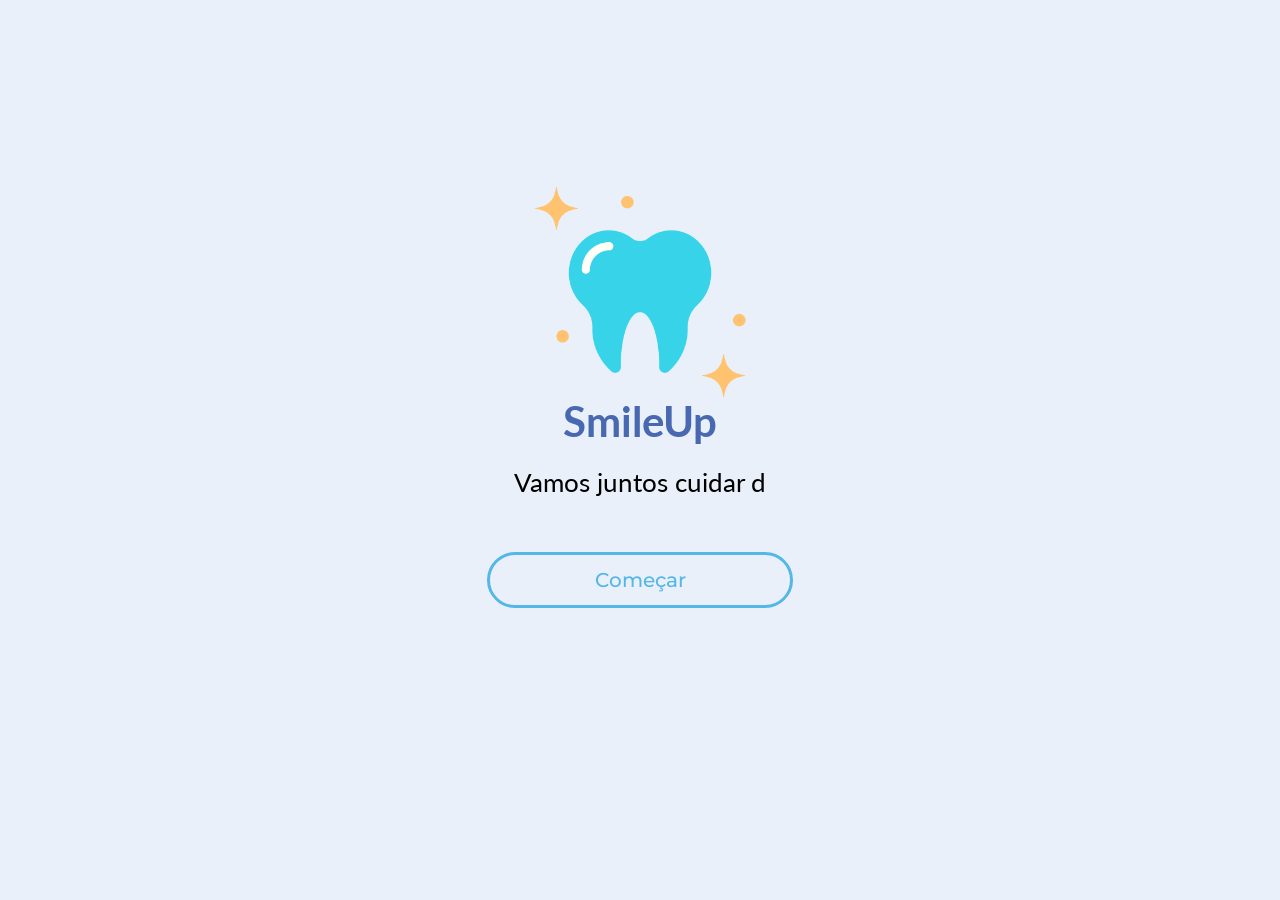
<file: index.html>
<!DOCTYPE html>
<html>
    <head>
        <meta charset="utf-8">
        <meta name="viewport" content="width=device-width, initial-scale=1.0">
        <title>SmileUp</title>
        <link rel="stylesheet" type="text/css" href="css/style.css" media="screen" />
        <link rel="shortcut icon" href="img/dente.png">
    </head>
    <body>
        <section class="section-global">
            <div class="container">
                <div class="sec-1">
                    <div class="image-logo">
                        <img src="img/dente-logo.png">
                    </div>
                    <div class="title">
                        <h1>SmileUp</h1>
                    </div>
                    <div class="text-slogan">
                        <p>Vamos juntos cuidar do sorriso do seu filho?</p>

                        <script>
                                function typeWrite(elemento) {
                                    const textoArray = elemento.innerHTML.split('');
                                    elemento.innerHTML = '';

                                    textoArray.forEach((letra, i) => {
                                        setTimeout(() => elemento.innerHTML += letra, 75 * i);
                                        console.log(i);
                                    });
                                }

                                const titulo = document.querySelector('p')
                                typeWrite(titulo);
                        </script>

                    </div>
                    <div class="btn start">
                        <a href="menu.html">Começar</a>
                    </div>
                </div>
            </div>
        </section>
    </body>
</html>
</file>
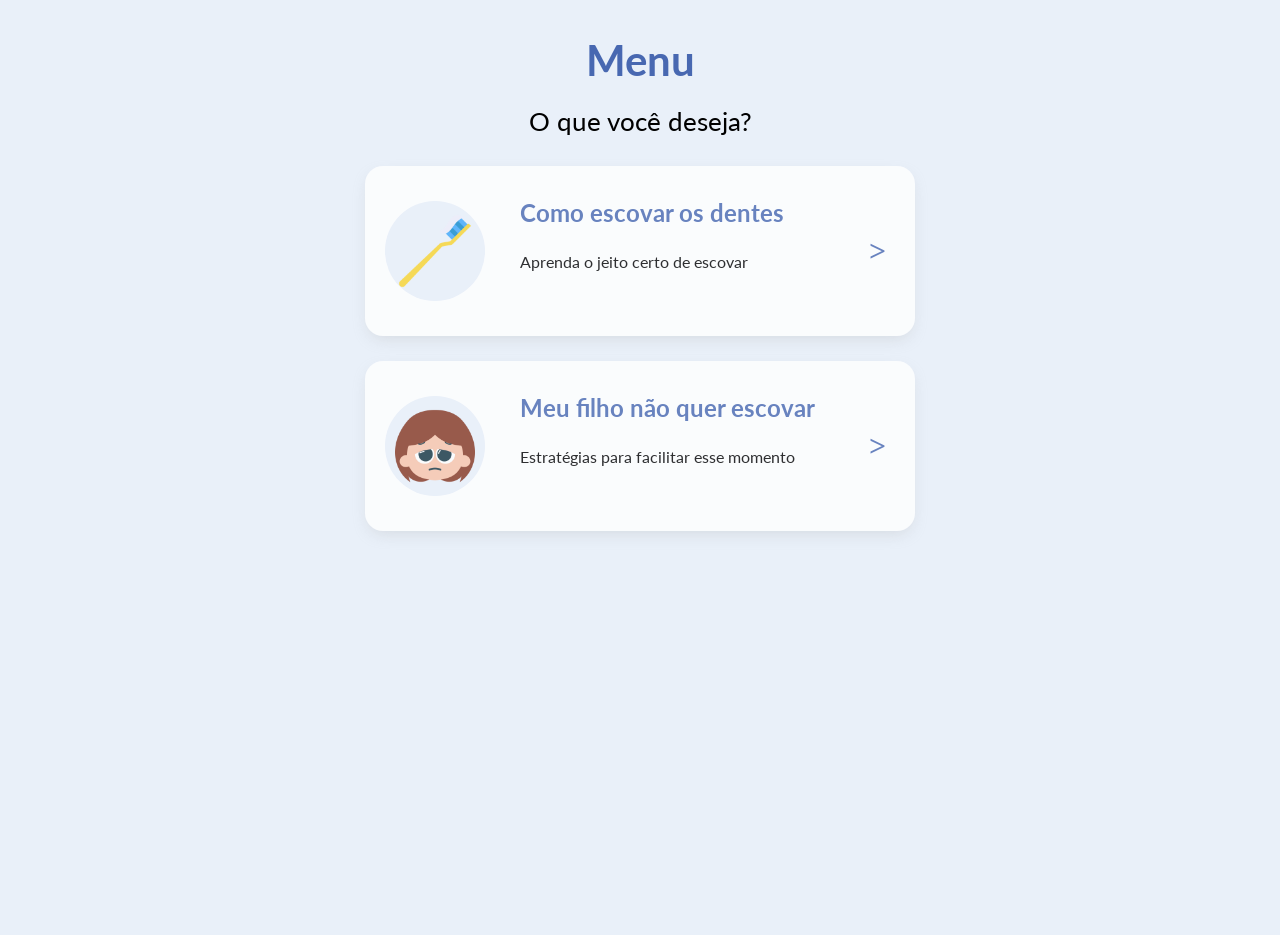
<file: menu.html>
<!DOCTYPE html>
<html>
    <head>
        <meta charset="utf-8">
        <meta name="viewport" content="width=device-width, initial-scale=1.0">
        <title>SmileUp</title>
        <link rel="stylesheet" type="text/css" href="css/style.css" media="screen" />
        <link rel="shortcut icon" href="img/dente.png">
    </head> 
    <header>
        <section class="header-logo-menu">
            <div class="container">
                <h1 class="title">Menu</h1>
            </div>
        </section>
    </header>
    <body>
        <section class="global-section">
            <div class="container">
                <div class="sec-1">
                    <div class="text-slogan">
                        <p>O que você deseja?</p>
                    </div>

                    <script>
                                function typeWrite(elemento) {
                                    const textoArray = elemento.innerHTML.split('');
                                    elemento.innerHTML = '';

                                    textoArray.forEach((letra, i) => {
                                        setTimeout(() => elemento.innerHTML += letra, 75 * i);
                                        console.log(i);
                                    });
                                }

                                const titulo = document.querySelector('p')
                                typeWrite(titulo);
                    </script>

                </div>
                <div class="sec-2">
                    <div class="card">
                        <div class="image">
                            <img src="img/escova-de-dente.png">
                        </div>
                        <div class="texts-card">
                            <h4>Como escovar os dentes</h4>
                            <p>Aprenda o jeito certo de escovar</p>
                        </div>
                        <div class="link">
                            <a href="#">></a>
                        </div>
                    </div>
                    <div class="card">
                        <div class="image">
                            <img src="img/triste.png">
                        </div>
                        <div class="texts-card">
                            <h4>Meu filho não quer escovar</h4>
                            <p>Estratégias para facilitar esse momento</p>
                        </div>
                        <div class="link">
                            <a href="#">></a>
                        </div>
                    </div>
                </div>
            </div>
        </section>
    </body>
</html>
</file>
<file: css/style.css>
@import url('https://fonts.googleapis.com/css2?family=Montserrat:ital,wght@0,100;0,200;0,300;0,400;0,500;0,600;0,700;0,800;0,900;1,100;1,200;1,300;1,400;1,500;1,600;1,700;1,800;1,900&display=swap');
@import url('https://fonts.googleapis.com/css2?family=Lato:ital,wght@0,100;0,300;0,400;0,700;0,900;1,100;1,300;1,400;1,700;1,900&display=swap');

.container {
    width: 100%;
    max-width: 1100px;
    margin: 0 auto;
}

/* TELA DE INDEX */

section.section-global,
body {
    min-height: 100vh;
    width: 100%;
} 

section.section-global {
    display: flex;
    justify-content: center;
    align-items: center;
}

body {
    margin: 0;
    padding: 0;

    background-color: #e9f0f9;
}

.sec-1 {
    width: 100%;
    max-width: 1100px;
    flex-direction: column;
    display: flex;
    justify-content: center;
    align-items: center;
    text-align: center;
}

.sec-1 .image-logo img {
    width: 300px;
    height: 300px;
    margin-top: -150px;
}

.sec-1 .title h1,
.sec-1 .text-slogan p,
.sec-1 .start a {
    font-family: 'Lato', sans-serif;
}

.sec-1 .title h1 {
    font-size: 42px;
    margin-top: -50px;
    color: #4868b1;
}

.sec-1 .text-slogan p {
    font-size: 26px;
    margin-top: -15px;
    min-height: 60px;
}

.sec-1 .start a {
    background-image: none;
    width: 300px;
    height: 50px;
    display: flex;
    justify-content: center;
    align-items: center;
    border-radius: 60px;
    color: #53b7e8;
    font-size: 20px;
    font-weight: 500;
    font-family: 'Montserrat', sans-serif;
    text-decoration: none;
    border-style: solid;
    margin: 0 auto;
}

.sec-1 .start a:hover {
    border: solid #51a9de;
    background-color: #53b7e8; 
    transition: 0.4s;
    color: white;
}

/* TELA DE  MENU */

.header-logo-menu {
    width: 100%;
}

.header-logo-menu .container h1 {
    font-size: 42px;
    color: #4868b1;
    font-family: 'Lato', sans-serif;
    text-align: center;
}

.sec-2 {
    width: 100%;
    max-width: 1100px;
    flex-direction: column;
    display: flex;
    justify-content: center;
    align-items: center;
    text-align: center;
}

.card {
    width: 550px;
    height: 170px;
    display: flex;
    justify-content: center;
    align-items: center;
    margin-top: -25px;
    margin-bottom: 50px;
    position: relative;
    opacity: 0.8;
    box-shadow: 0px 6px 16px -5px rgba(168, 168, 168, 0.41);
    background-color: #fff;
    border-radius: 18px;
}

.card .image {
    width: 100px;
    height: 100px;
    border-radius: 50%;
    background-color: #e9f0f9;
    margin-left: 20px;
    margin-right: auto;
    overflow: hidden;
    display: flex;
    justify-content: center;
    align-items: center;
}

.card .image img {
    width: 80px;
    height: 80px;
    object-fit: contain;
}

.card .link {
    margin-left: auto;
    height: 100%;
    width: 75px;
    align-items: center;
    justify-content: center;
    display: flex;
}

.card .link a {
    height: 100%;
    width: 75px;
    align-items: center;
    justify-content: center;
    display: flex;
    text-decoration: none;
    color: #4868b1;
    font-weight: 900;
    font-size: 30px;
}

.card .texts-card {
    position: absolute;
    left: 50%;
    transform: translateX(-50%);
    font-family: 'Lato', sans-serif;
    width: 300px;
    height: 130px;
    margin-left: 30px;
}

.card .texts-card h4 {
    font-size: 24px;
    margin-bottom: 0;
    text-align: left;
    top: -20px;
    position: relative;
    color: #4868b1;
}

.card .texts-card p {
    font-size: 16px;
    margin-top: 15px;
    text-align: left;
    bottom: 10px;
    position: relative;
}

@media only screen and (min-width:220px) and (max-width: 480px) {

    .container {
        width: calc(100% - 30px);
        margin: 0 auto;
    }

    /* TELA DE INDEX */

    .sec-1 .image-logo img {
        width: 200px;
        height: 200px;
        margin-top: -100px;
    }

    .sec-1 .title h1 {
        font-size: 32px;
        margin-top: -25px;
    }

    .sec-1 .text-slogan p {
        font-size: 24px;
        min-height: 60px;
        margin-left: 15px;
        margin-right: 15px;
    }

    /* TELA DE  MENU */
    
    .card {
        width: 100%;
        max-width: 550px;
        margin-left: 15px;
        margin-right: 15px;
    }

    .card .image {
        width: 90px;
        height: 90px;
    }

    .card .texts-card {
        width: calc(100% - 200px);
    }

    .card .texts-card h4 {
        font-size: 18px;
    }

    .card .texts-card p {
        font-size: 12px;
    }

    .header-logo-menu .container h1 {
        font-size: 32px;
    }
    
    .global-section .container .sec-1 .text-slogan p{
        font-size: 22px;
    }
}
</file>
